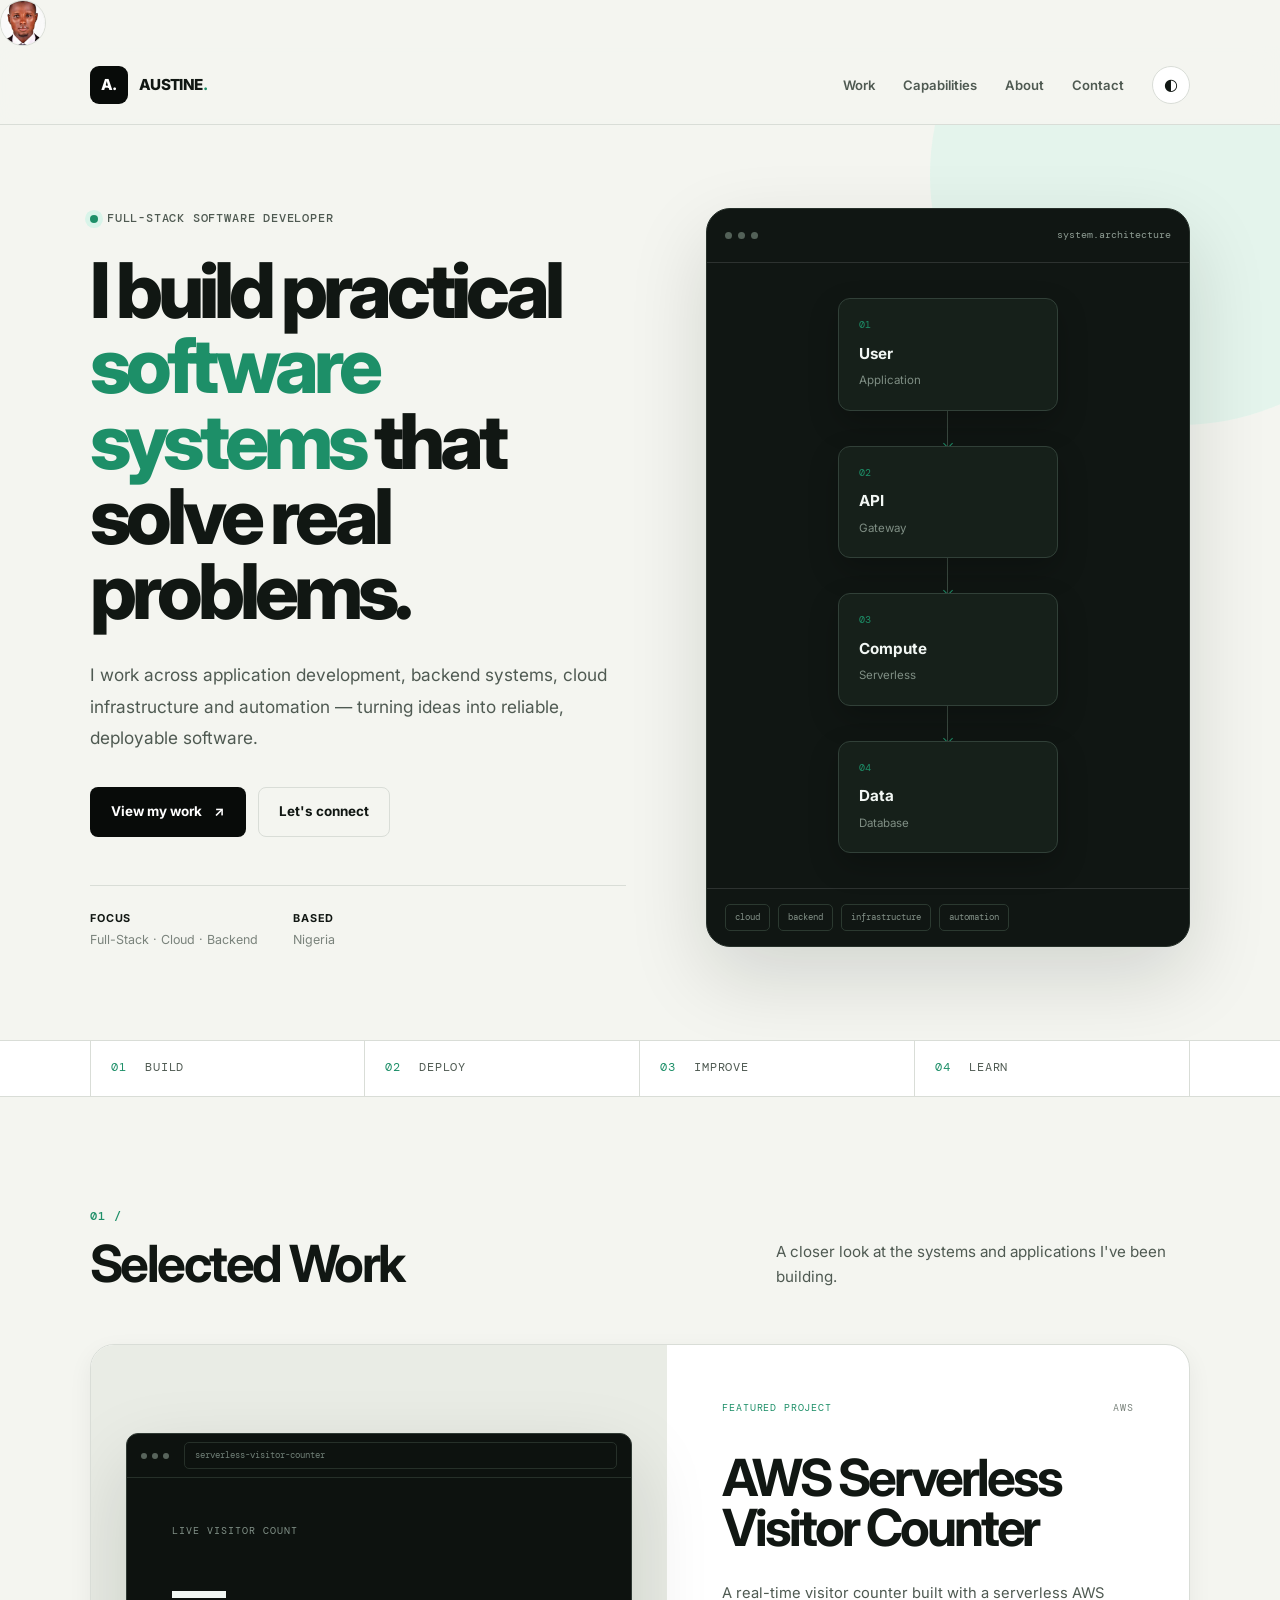
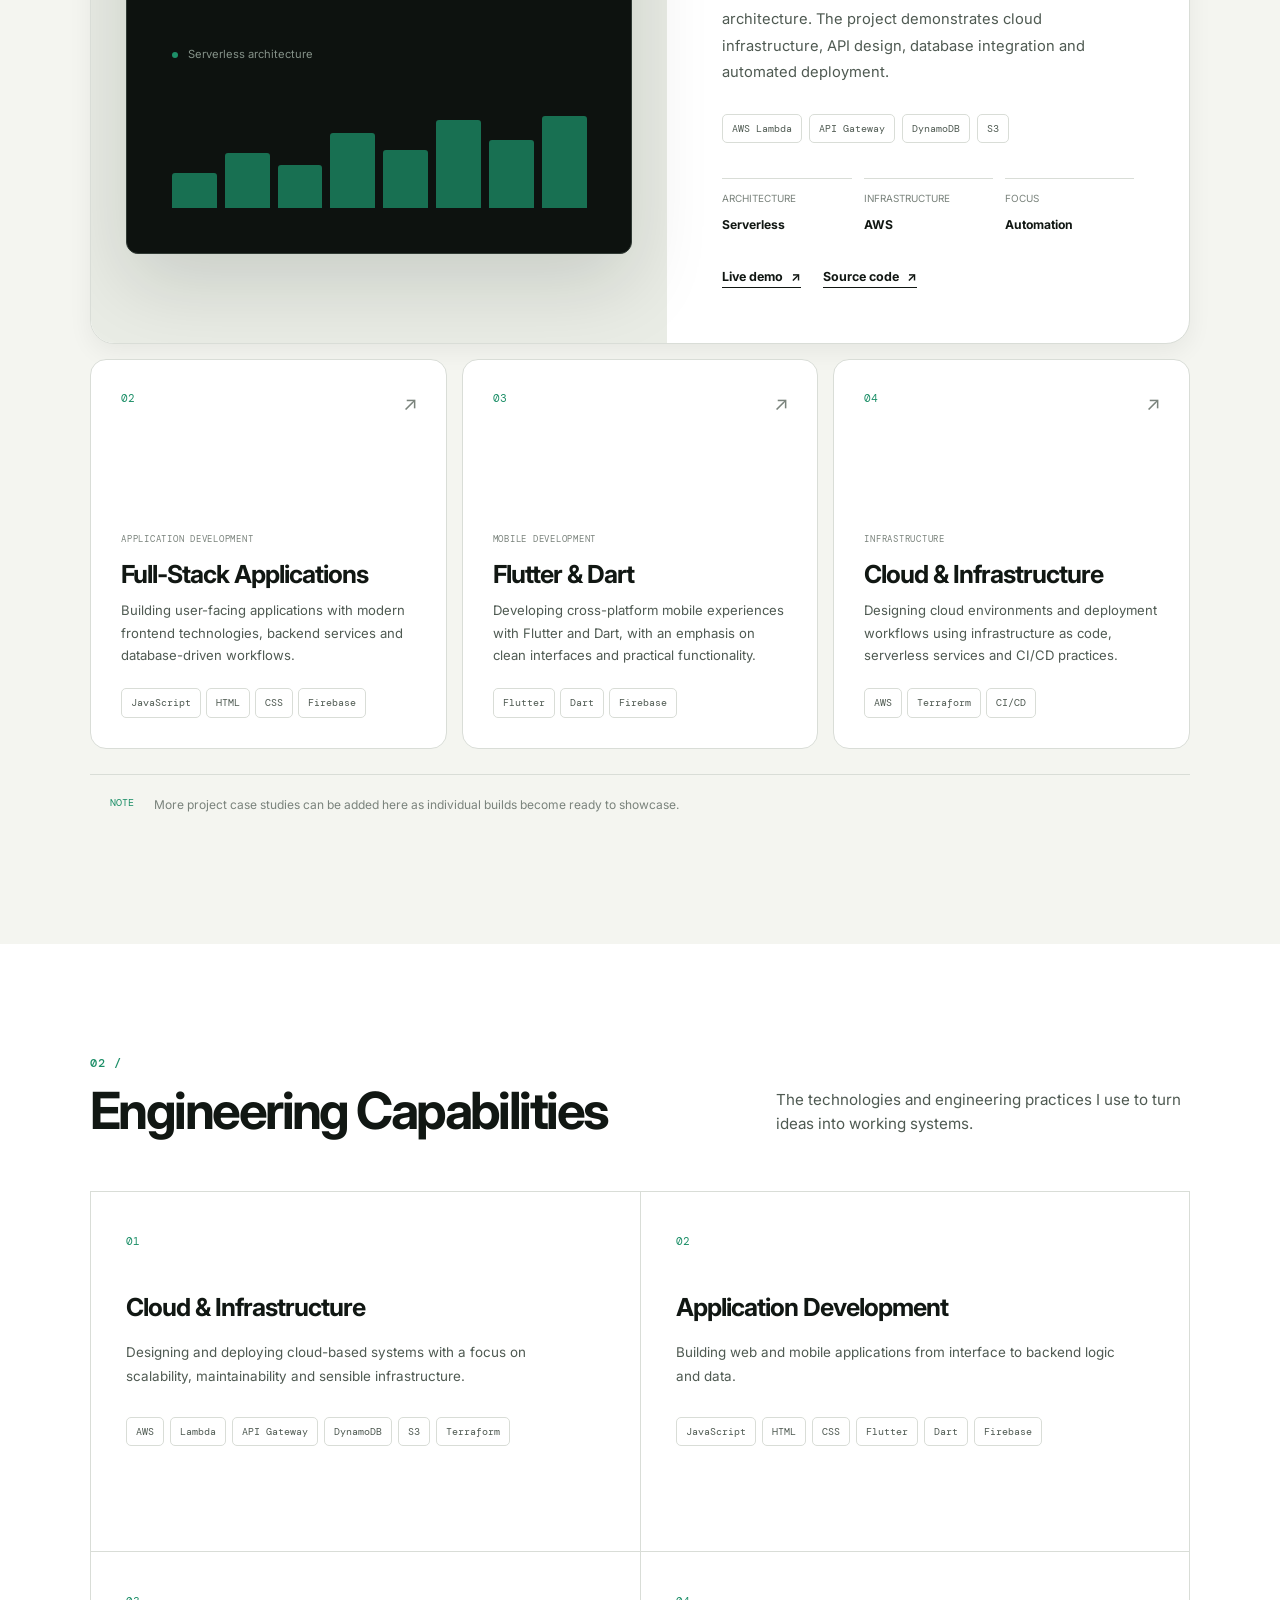
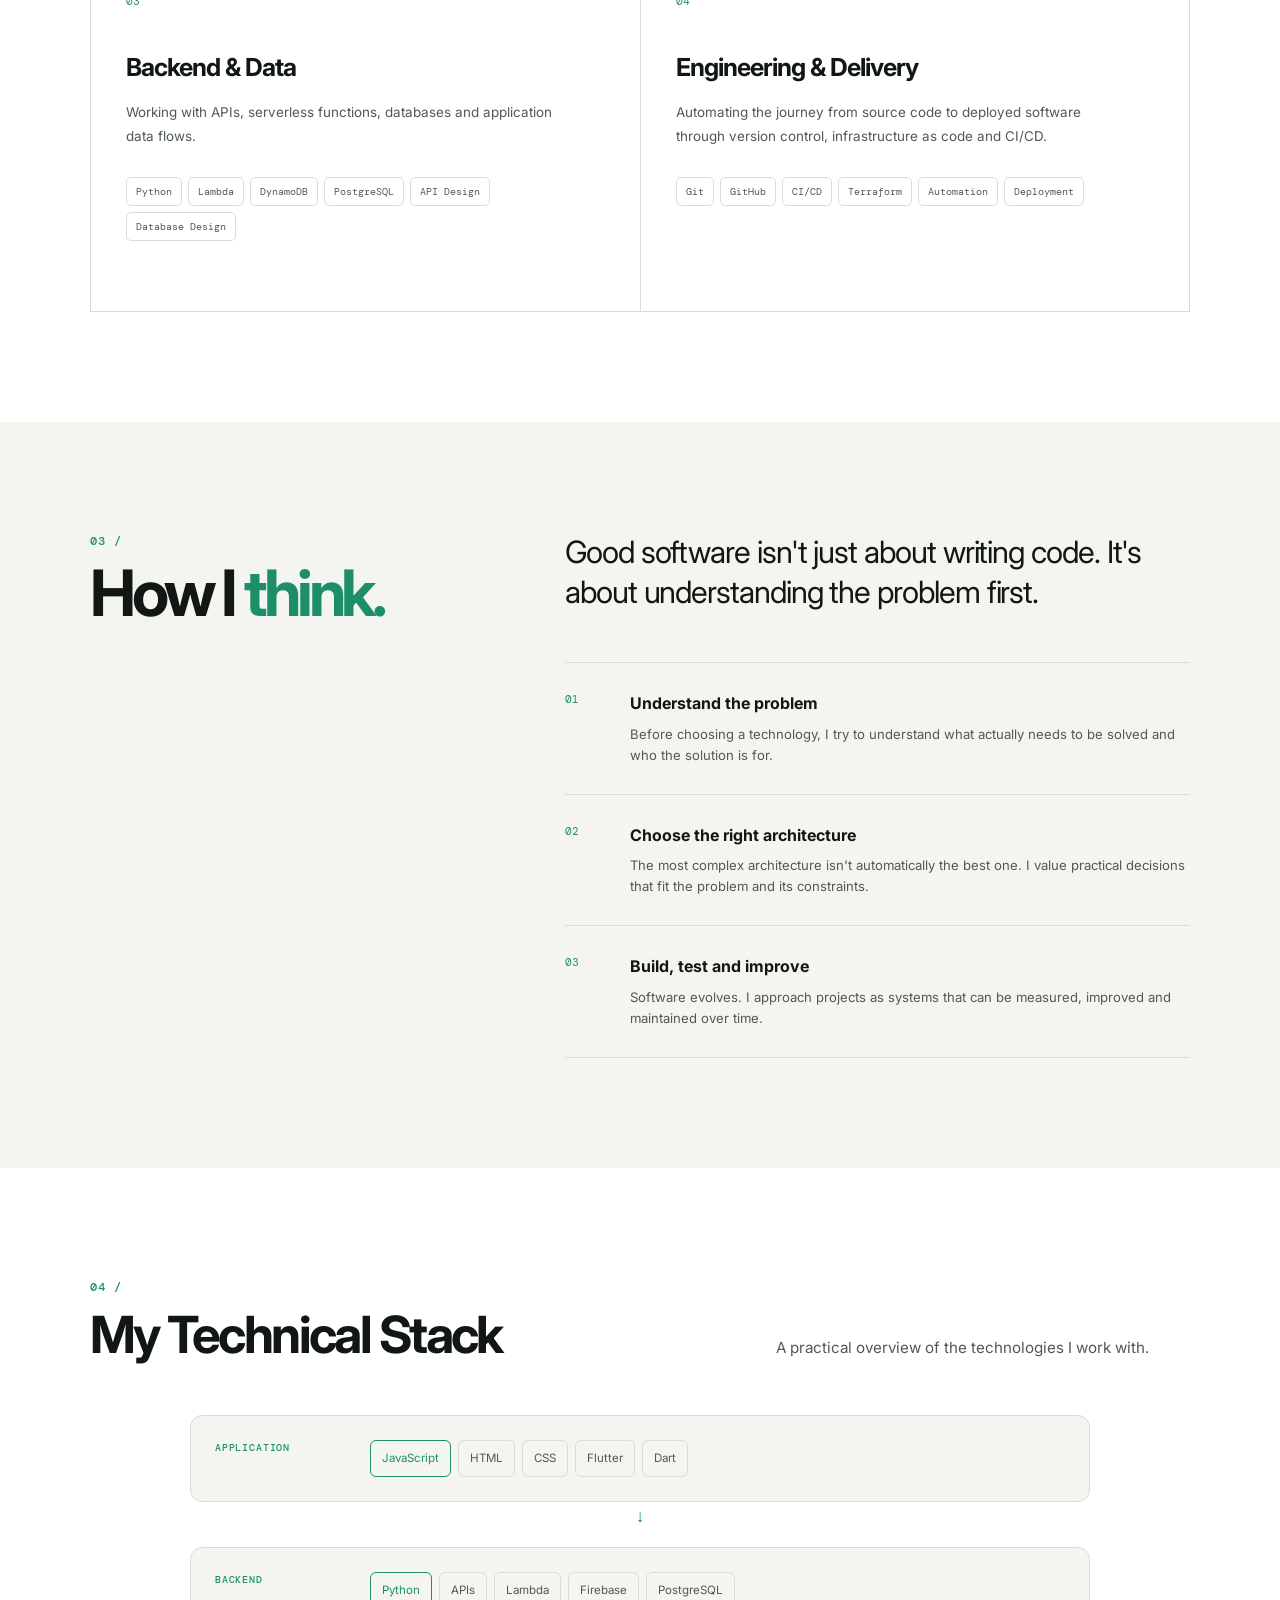
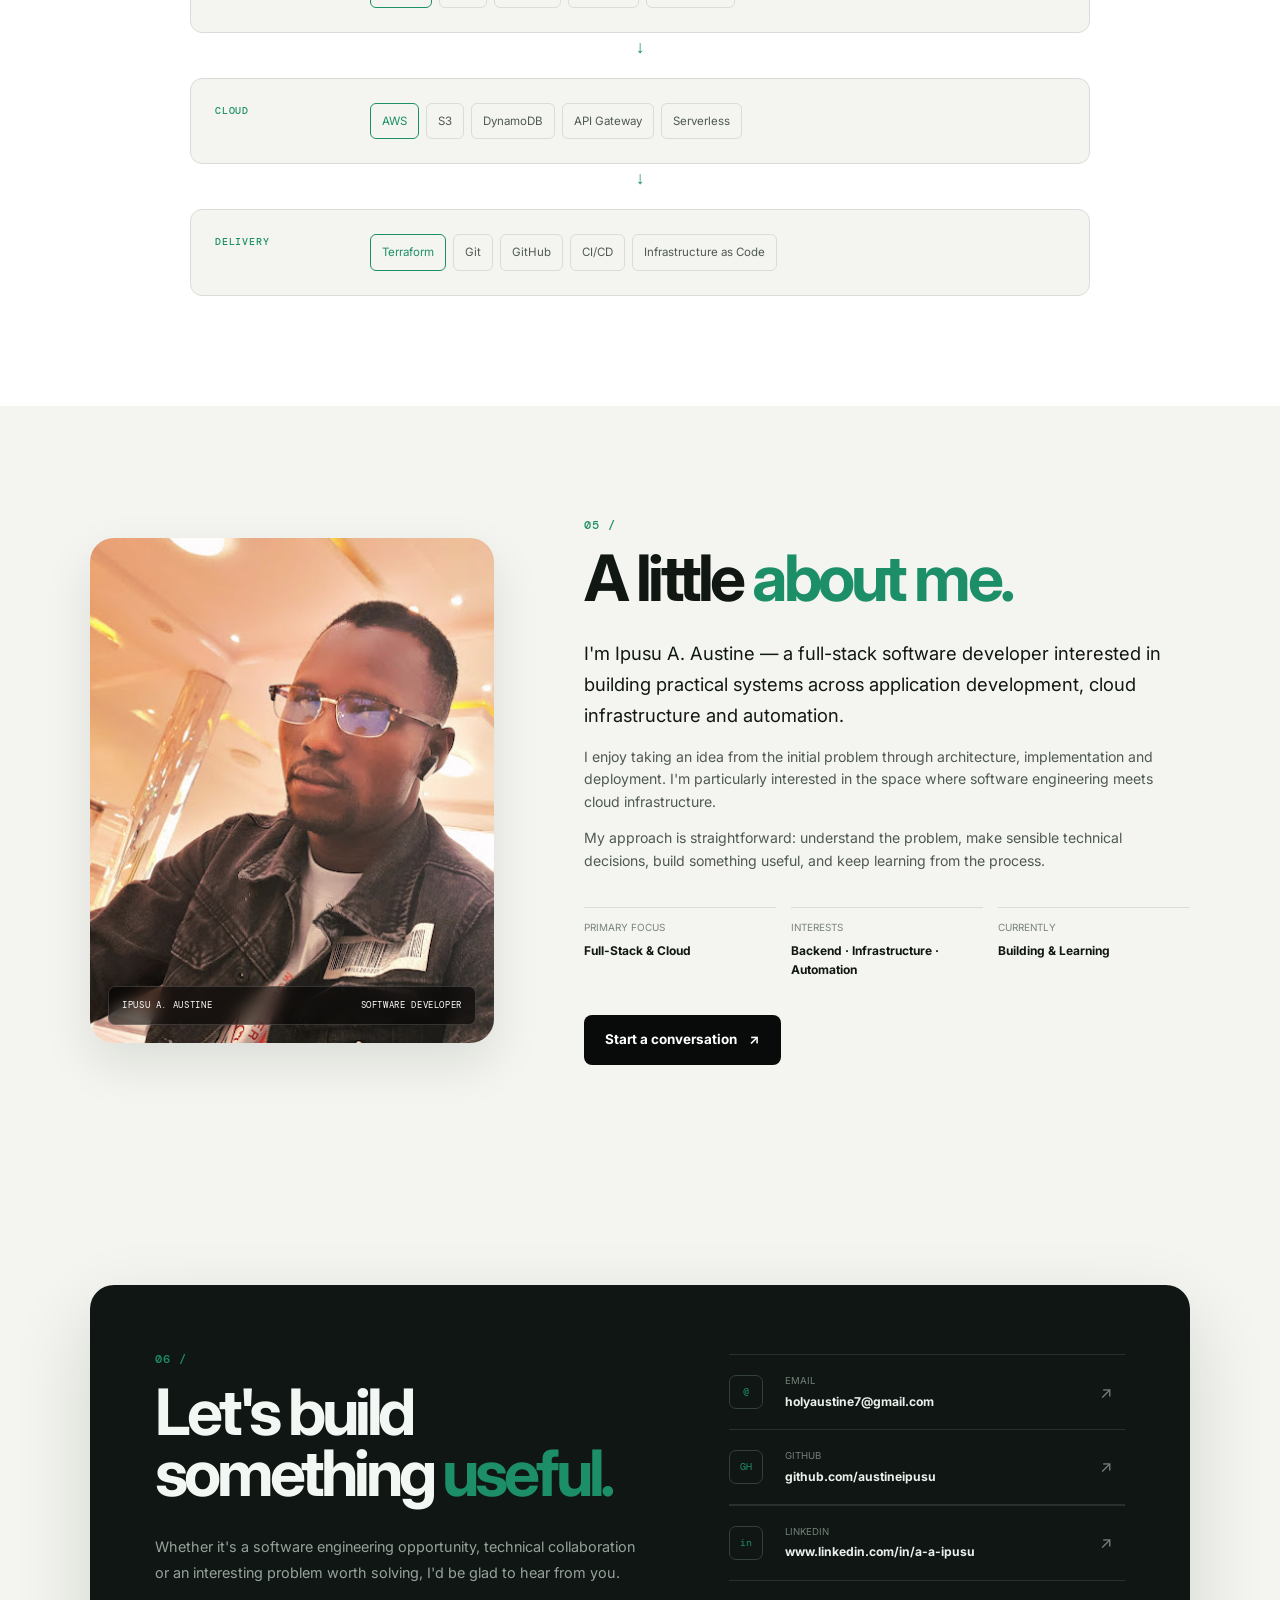
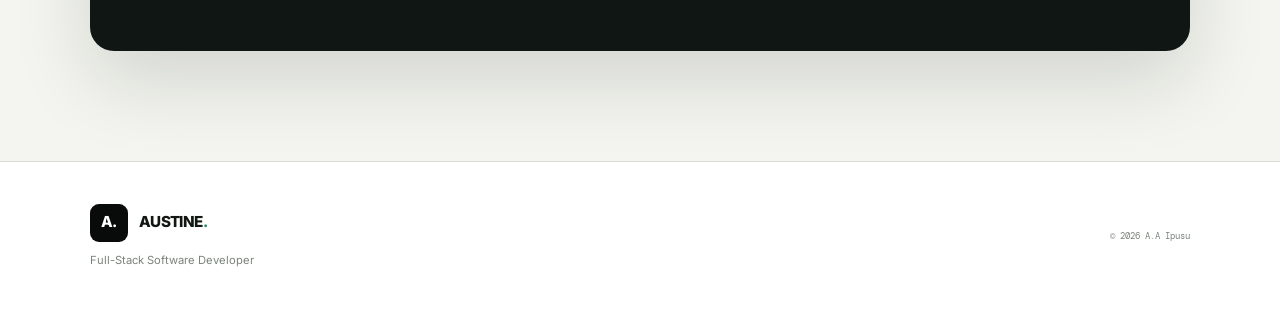
<file: index.html>
<!DOCTYPE html>
<html lang="en">
<head>
    <meta charset="UTF-8">

    <meta
        name="viewport"
        content="width=device-width, initial-scale=1.0"
    >

    <meta
        name="description"
        content="Portfolio of Ipusu Austine A., a Full-Stack Software Developer working across application development, cloud systems, backend engineering and infrastructure."
    >

    <meta
        name="author"
        content="Ipusu Austine A."
    >

    <title>Ipusu Austine A. | Full-Stack Software Developer</title>

    <link rel="preconnect" href="https://fonts.googleapis.com">
    <link rel="preconnect" href="https://fonts.gstatic.com" crossorigin>

    <link
        href="https://fonts.googleapis.com/css2?family=DM+Mono:wght@400;500&family=Inter:wght@400;500;600;700;800&display=swap"
        rel="stylesheet"
    >

    <link rel="stylesheet" href="style.css">
     
                   <div class="header-photo">
    <img
        src="assets/header.jpeg"
        alt="Ipusu A. Austine"
    >
</div>

<body>

    <!-- =========================
         ACCESSIBILITY
    ========================== -->

    <a class="skip-link" href="#main-content">
        Skip to content
    </a>


    <!-- =========================
         NAVIGATION
    ========================== -->

    <header class="site-header" id="top">

        <nav class="navbar container">

            <a href="#top" class="brand" aria-label="Austine home">
                <span class="brand-mark">A.</span>
                <span class="brand-name">AUSTINE<span>.</span></span>
            </a>

            <button
                class="menu-toggle"
                id="menuToggle"
                aria-label="Open navigation menu"
                aria-expanded="false"
                aria-controls="navLinks"
            >
                <span></span>
                <span></span>
                <span></span>
            </button>

            <div class="nav-links" id="navLinks">

                <a href="#work">Work</a>
                <a href="#capabilities">Capabilities</a>
                <a href="#about">About</a>
                <a href="#contact">Contact</a>

                <button
                    class="theme-toggle"
                    id="themeToggle"
                    aria-label="Toggle dark mode"
                    title="Toggle theme"
                >
                    <span id="themeIcon">◐</span>
                </button>

            </div>

        </nav>

    </header>


    <!-- =========================
         MAIN
    ========================== -->

    <main id="main-content">


        <!-- =========================
             HERO
        ========================== -->

        <section class="hero section">

            <div class="container hero-grid">

                <div class="hero-content">

                    <div class="eyebrow">
                        <span class="status-dot"></span>
                        FULL-STACK SOFTWARE DEVELOPER
                    </div>

                    <h1>
                        I build practical
                        <span class="accent-text">software systems</span>
                        that solve real problems.
                    </h1>

                    <p class="hero-description">
                        I work across application development, backend systems,
                        cloud infrastructure and automation — turning ideas into
                        reliable, deployable software.
                    </p>

                    <div class="hero-actions">

                        <a href="#work" class="btn btn-primary">
                            View my work
                            <span>↗</span>
                        </a>

                        <a href="#contact" class="btn btn-secondary">
                            Let's connect
                        </a>

                    </div>

                    <div class="hero-meta">

                        <span>
                            <strong>Focus</strong>
                            Full-Stack · Cloud · Backend
                        </span>

                        <span>
                            <strong>Based</strong>
                            Nigeria
                        </span>

                    </div>

                </div>


                <!-- Technical visual -->

                <div class="hero-visual" aria-label="Software architecture illustration">

                    <div class="architecture-window">

                        <div class="window-top">

                            <div class="window-dots">
                                <span></span>
                                <span></span>
                                <span></span>
                            </div>

                            <span class="window-label">
                                system.architecture
                            </span>

                        </div>

                        <div class="architecture">

                            <div class="architecture-node node-user">
                                <span class="node-icon">01</span>
                                <strong>User</strong>
                                <small>Application</small>
                            </div>

                            <div class="connection connection-one"></div>

                            <div class="architecture-node node-api">
                                <span class="node-icon">02</span>
                                <strong>API</strong>
                                <small>Gateway</small>
                            </div>

                            <div class="connection connection-two"></div>

                            <div class="architecture-node node-compute">
                                <span class="node-icon">03</span>
                                <strong>Compute</strong>
                                <small>Serverless</small>
                            </div>

                            <div class="connection connection-three"></div>

                            <div class="architecture-node node-data">
                                <span class="node-icon">04</span>
                                <strong>Data</strong>
                                <small>Database</small>
                            </div>

                        </div>

                        <div class="architecture-footer">
                            <span>cloud</span>
                            <span>backend</span>
                            <span>infrastructure</span>
                            <span>automation</span>
                        </div>

                    </div>

                </div>

            </div>

        </section>


        <!-- =========================
             INTRO STRIP
        ========================== -->

        <section class="intro-strip">

            <div class="container intro-strip-inner">

                <p>
                    <span>01</span>
                    BUILD
                </p>

                <p>
                    <span>02</span>
                    DEPLOY
                </p>

                <p>
                    <span>03</span>
                    IMPROVE
                </p>

                <p>
                    <span>04</span>
                    LEARN
                </p>

            </div>

        </section>


        <!-- =========================
             SELECTED WORK
        ========================== -->

        <section class="section work-section" id="work">

            <div class="container">

                <div class="section-heading">

                    <div>
                        <span class="section-number">01 /</span>

                        <h2>Selected Work</h2>
                    </div>

                    <p>
                        A closer look at the systems and applications
                        I've been building.
                    </p>

                </div>


                <!-- Featured project -->

                <article class="featured-project">

                    <div class="project-visual">

                        <div class="browser-window">

                            <div class="browser-bar">

                                <div class="browser-dots">
                                    <span></span>
                                    <span></span>
                                    <span></span>
                                </div>

                                <div class="browser-address">
                                    serverless-visitor-counter
                                </div>

                            </div>

                            <div class="dashboard-preview">

                                <div class="preview-label">
                                    LIVE VISITOR COUNT
                                </div>

                                <div class="visitor-number" id="visitorPreview">
                                    --
                                </div>

                                <div class="preview-status">
                                    <span class="status-dot"></span>
                                    Serverless architecture
                                </div>

                                <div class="preview-bars">

                                    <span style="height: 35%"></span>
                                    <span style="height: 55%"></span>
                                    <span style="height: 43%"></span>
                                    <span style="height: 75%"></span>
                                    <span style="height: 58%"></span>
                                    <span style="height: 88%"></span>
                                    <span style="height: 68%"></span>
                                    <span style="height: 92%"></span>

                                </div>

                            </div>

                        </div>

                    </div>


                    <div class="project-content">

                        <div class="project-topline">

                            <span class="project-type">
                                FEATURED PROJECT
                            </span>

                            <span class="project-year">
                                AWS
                            </span>

                        </div>

                        <h3>
                            AWS Serverless
                            <br>
                            Visitor Counter
                        </h3>

                        <p class="project-description">
                            A real-time visitor counter built with a
                            serverless AWS architecture. The project
                            demonstrates cloud infrastructure, API design,
                            database integration and automated deployment.
                        </p>


                        <div class="project-stack">

                            <span>AWS Lambda</span>
                            <span>API Gateway</span>
                            <span>DynamoDB</span>
                            <span>S3</span>

                        </div>


                        <div class="project-details">

                            <div>
                                <span>Architecture</span>
                                <strong>Serverless</strong>
                            </div>

                            <div>
                                <span>Infrastructure</span>
                                <strong>AWS</strong>
                            </div>

                            <div>
                                <span>Focus</span>
                                <strong>Automation</strong>
                            </div>

                        </div>


                        <div class="project-actions">

                            <a
                                href="https://visitor-counter-b6dd42b9.s3-website-us-east-1.amazonaws.com"
                                target="_blank"
                                rel="noopener noreferrer"
                                class="text-link"
                            >
                                Live demo
                                <span>↗</span>
                            </a>

                            <a
                                href="https://github.com/austineipusu"
                                target="_blank"
                                rel="noopener noreferrer"
                                class="text-link"
                            >
                                Source code
                                <span>↗</span>
                            </a>

                        </div>

                    </div>

                </article>


                <!-- Project cards -->

                <div class="project-grid">


                    <article class="project-card">

                        <div class="project-card-number">
                            02
                        </div>

                        <div class="project-card-content">

                            <span class="project-category">
                                APPLICATION DEVELOPMENT
                            </span>

                            <h3>
                                Full-Stack Applications
                            </h3>

                            <p>
                                Building user-facing applications with
                                modern frontend technologies, backend
                                services and database-driven workflows.
                            </p>

                            <div class="project-tags">
                                <span>JavaScript</span>
                                <span>HTML</span>
                                <span>CSS</span>
                                <span>Firebase</span>
                            </div>

                        </div>

                        <div class="project-arrow">
                            ↗
                        </div>

                    </article>


                    <article class="project-card">

                        <div class="project-card-number">
                            03
                        </div>

                        <div class="project-card-content">

                            <span class="project-category">
                                MOBILE DEVELOPMENT
                            </span>

                            <h3>
                                Flutter & Dart
                            </h3>

                            <p>
                                Developing cross-platform mobile experiences
                                with Flutter and Dart, with an emphasis on
                                clean interfaces and practical functionality.
                            </p>

                            <div class="project-tags">
                                <span>Flutter</span>
                                <span>Dart</span>
                                <span>Firebase</span>
                            </div>

                        </div>

                        <div class="project-arrow">
                            ↗
                        </div>

                    </article>


                    <article class="project-card">

                        <div class="project-card-number">
                            04
                        </div>

                        <div class="project-card-content">

                            <span class="project-category">
                                INFRASTRUCTURE
                            </span>

                            <h3>
                                Cloud & Infrastructure
                            </h3>

                            <p>
                                Designing cloud environments and deployment
                                workflows using infrastructure as code,
                                serverless services and CI/CD practices.
                            </p>

                            <div class="project-tags">
                                <span>AWS</span>
                                <span>Terraform</span>
                                <span>CI/CD</span>
                            </div>

                        </div>

                        <div class="project-arrow">
                            ↗
                        </div>

                    </article>

                </div>


                <div class="work-note">

                    <span>NOTE</span>

                    <p>
                        More project case studies can be added here as
                        individual builds become ready to showcase.
                    </p>

                </div>

            </div>

        </section>


        <!-- =========================
             CAPABILITIES
        ========================== -->

        <section
            class="section capabilities-section"
            id="capabilities"
        >

            <div class="container">

                <div class="section-heading">

                    <div>
                        <span class="section-number">02 /</span>
                        <h2>Engineering Capabilities</h2>
                    </div>

                    <p>
                        The technologies and engineering practices I use
                        to turn ideas into working systems.
                    </p>

                </div>


                <div class="capabilities-grid">


                    <article class="capability">

                        <span class="capability-number">01</span>

                        <h3>
                            Cloud & Infrastructure
                        </h3>

                        <p>
                            Designing and deploying cloud-based systems
                            with a focus on scalability, maintainability
                            and sensible infrastructure.
                        </p>

                        <div class="skill-list">

                            <span>AWS</span>
                            <span>Lambda</span>
                            <span>API Gateway</span>
                            <span>DynamoDB</span>
                            <span>S3</span>
                            <span>Terraform</span>

                        </div>

                    </article>


                    <article class="capability">

                        <span class="capability-number">02</span>

                        <h3>
                            Application Development
                        </h3>

                        <p>
                            Building web and mobile applications from
                            interface to backend logic and data.
                        </p>

                        <div class="skill-list">

                            <span>JavaScript</span>
                            <span>HTML</span>
                            <span>CSS</span>
                            <span>Flutter</span>
                            <span>Dart</span>
                            <span>Firebase</span>

                        </div>

                    </article>


                    <article class="capability">

                        <span class="capability-number">03</span>

                        <h3>
                            Backend & Data
                        </h3>

                        <p>
                            Working with APIs, serverless functions,
                            databases and application data flows.
                        </p>

                        <div class="skill-list">

                            <span>Python</span>
                            <span>Lambda</span>
                            <span>DynamoDB</span>
                            <span>PostgreSQL</span>
                            <span>API Design</span>
                            <span>Database Design</span>

                        </div>

                    </article>


                    <article class="capability">

                        <span class="capability-number">04</span>

                        <h3>
                            Engineering & Delivery
                        </h3>

                        <p>
                            Automating the journey from source code to
                            deployed software through version control,
                            infrastructure as code and CI/CD.
                        </p>

                        <div class="skill-list">

                            <span>Git</span>
                            <span>GitHub</span>
                            <span>CI/CD</span>
                            <span>Terraform</span>
                            <span>Automation</span>
                            <span>Deployment</span>

                        </div>

                    </article>

                </div>

            </div>

        </section>


        <!-- =========================
             HOW I THINK
        ========================== -->

        <section class="section philosophy-section">

            <div class="container philosophy-grid">

                <div class="philosophy-heading">

                    <span class="section-number">
                        03 /
                    </span>

                    <h2>
                        How I
                        <span class="accent-text">think.</span>
                    </h2>

                </div>


                <div class="philosophy-content">

                    <p class="philosophy-lead">
                        Good software isn't just about writing code.
                        It's about understanding the problem first.
                    </p>

                    <div class="philosophy-points">

                        <div class="philosophy-point">

                            <span>01</span>

                            <div>
                                <h3>Understand the problem</h3>

                                <p>
                                    Before choosing a technology, I try
                                    to understand what actually needs to
                                    be solved and who the solution is for.
                                </p>
                            </div>

                        </div>


                        <div class="philosophy-point">

                            <span>02</span>

                            <div>
                                <h3>Choose the right architecture</h3>

                                <p>
                                    The most complex architecture isn't
                                    automatically the best one. I value
                                    practical decisions that fit the
                                    problem and its constraints.
                                </p>
                            </div>

                        </div>


                        <div class="philosophy-point">

                            <span>03</span>

                            <div>
                                <h3>Build, test and improve</h3>

                                <p>
                                    Software evolves. I approach projects
                                    as systems that can be measured,
                                    improved and maintained over time.
                                </p>
                            </div>

                        </div>

                    </div>

                </div>

            </div>

        </section>


        <!-- =========================
             TECH STACK MAP
        ========================== -->

        <section class="section stack-section">

            <div class="container">

                <div class="section-heading">

                    <div>
                        <span class="section-number">04 /</span>
                        <h2>My Technical Stack</h2>
                    </div>

                    <p>
                        A practical overview of the technologies I work with.
                    </p>

                </div>


                <div class="stack-map">

                    <div class="stack-layer">

                        <span class="layer-label">
                            APPLICATION
                        </span>

                        <div class="stack-items">

                            <span class="stack-item primary">
                                JavaScript
                            </span>

                            <span class="stack-item">
                                HTML
                            </span>

                            <span class="stack-item">
                                CSS
                            </span>

                            <span class="stack-item">
                                Flutter
                            </span>

                            <span class="stack-item">
                                Dart
                            </span>

                        </div>

                    </div>


                    <div class="stack-connector">
                        ↓
                    </div>


                    <div class="stack-layer">

                        <span class="layer-label">
                            BACKEND
                        </span>

                        <div class="stack-items">

                            <span class="stack-item primary">
                                Python
                            </span>

                            <span class="stack-item">
                                APIs
                            </span>

                            <span class="stack-item">
                                Lambda
                            </span>

                            <span class="stack-item">
                                Firebase
                            </span>

                            <span class="stack-item">
                                PostgreSQL
                            </span>

                        </div>

                    </div>


                    <div class="stack-connector">
                        ↓
                    </div>


                    <div class="stack-layer">

                        <span class="layer-label">
                            CLOUD
                        </span>

                        <div class="stack-items">

                            <span class="stack-item primary">
                                AWS
                            </span>

                            <span class="stack-item">
                                S3
                            </span>

                            <span class="stack-item">
                                DynamoDB
                            </span>

                            <span class="stack-item">
                                API Gateway
                            </span>

                            <span class="stack-item">
                                Serverless
                            </span>

                        </div>

                    </div>


                    <div class="stack-connector">
                        ↓
                    </div>


                    <div class="stack-layer">

                        <span class="layer-label">
                            DELIVERY
                        </span>

                        <div class="stack-items">

                            <span class="stack-item primary">
                                Terraform
                            </span>

                            <span class="stack-item">
                                Git
                            </span>

                            <span class="stack-item">
                                GitHub
                            </span>

                            <span class="stack-item">
                                CI/CD
                            </span>

                            <span class="stack-item">
                                Infrastructure as Code
                            </span>

                        </div>

                    </div>

                </div>

            </div>

        </section>


        <!-- =========================
             ABOUT
        ========================== -->

        <section class="section about-section" id="about">

            <div class="container about-grid">


                <div class="about-image-wrapper">

                    <div class="image-frame">

                        <img
                            src="assets/profile.jpg"
                            alt="Portrait of Ipusu Austine A."
                            loading="lazy"
                        >

                        <div class="image-label">
                            <span>IPUSU A. AUSTINE </span>
                            <span>SOFTWARE DEVELOPER</span>
                        </div>

                    </div>

                </div>


                <div class="about-content">

                    <span class="section-number">
                        05 /
                    </span>

                    <h2>
                        A little
                        <span class="accent-text">about me.</span>
                    </h2>

                    <p class="about-lead">
                        I'm Ipusu A. Austine — a full-stack software developer
                        interested in building practical systems across
                        application development, cloud infrastructure
                        and automation.
                    </p>

                    <p>
                        I enjoy taking an idea from the initial problem
                        through architecture, implementation and deployment.
                        I'm particularly interested in the space where
                        software engineering meets cloud infrastructure.
                    </p>

                    <p>
                        My approach is straightforward: understand the
                        problem, make sensible technical decisions, build
                        something useful, and keep learning from the process.
                    </p>


                    <div class="about-details">

                        <div>
                            <span>Primary Focus</span>
                            <strong>
                                Full-Stack & Cloud
                            </strong>
                        </div>

                        <div>
                            <span>Interests</span>
                            <strong>
                                Backend · Infrastructure · Automation
                            </strong>
                        </div>

                        <div>
                            <span>Currently</span>
                            <strong>
                                Building & Learning
                            </strong>
                        </div>

                    </div>


                    <a
                        href="#contact"
                        class="btn btn-primary"
                    >
                        Start a conversation
                        <span>↗</span>
                    </a>

                </div>

            </div>

        </section>


        <!-- =========================
             CONTACT
        ========================== -->

        <section class="section contact-section" id="contact">

            <div class="container">

                <div class="contact-box">

                    <div class="contact-heading">

                        <span class="section-number">
                            06 /
                        </span>

                        <h2>
                            Let's build
                            <br>
                            something
                            <span class="accent-text">useful.</span>
                        </h2>

                        <p>
                            Whether it's a software engineering opportunity,
                            technical collaboration or an interesting problem
                            worth solving, I'd be glad to hear from you.
                        </p>

                    </div>


                    <div class="contact-links">

                        <!-- Replace the email address below with your real email -->

                        <a
                            href="mailto: holyaustine7@gmail.com"
                            class="contact-link"
                        >
                            <span class="contact-icon">
                                @
                            </span>

                            <span>
                                <small>Email</small>
                                <strong>
                                    holyaustine7@gmail.com
                                </strong>
                            </span>

                            <span class="contact-arrow">
                                ↗
                            </span>

                        </a>

                        <a
                            href="https://github.com/austineipusu"
                            target="_blank"
                            rel="noopener noreferrer"
                            class="contact-link"
                        >
                            <span class="contact-icon">
                                GH
                            </span>

                            <span>
                                <small>GitHub</small>
                                <strong>
                                    github.com/austineipusu
                                </strong>
                            </span>

                            <span class="contact-arrow">
                                ↗
                            </span>

                        </a>


                        <href="https://www.linkedin.com/in/a-a-ipusu"
                        >

                        <a
                            href="https://www.linkedin.com/in/a-a-ipusu"
                            target="_blank"
                            rel="noopener noreferrer"
                            class="contact-link"
                            id="linkedinLink"
                        >
                            <span class="contact-icon">
                                in
                            </span>

                            <span>
                                <small>LinkedIn</small>
                                <strong>
                               www.linkedin.com/in/a-a-ipusu
                                </strong>
                            </span>

                            <span class="contact-arrow">
                                ↗
                            </span>

                        </a>

                    </div>

                </div>

            </div>

        </section>

    </main>

    <!-- =========================
         FOOTER
    ========================== -->

    <footer class="site-footer">

        <div class="container footer-inner">

            <div>

                <a href="#top" class="brand footer-brand">
                    <span class="brand-mark">A.</span>
                    <span class="brand-name">
                        AUSTINE<span>.</span>
                    </span>
                </a>

                <p>
                    Full-Stack Software Developer
                </p>

            </div>

            <div class="footer-right">

                <!-- span>  Built with HTML · CSS · JavaScript
                </span -->

                <span>
                    © <span id="currentYear"></span> A.A Ipusu
                </span>

            </div>

        </div>

    </footer>


    <!-- Back to top -->

    <button
        class="back-to-top"
        id="backToTop"
        aria-label="Back to top"
    >        ↑
    </button>

    <script src="script.js"></script>

</body>
</html>
</file>
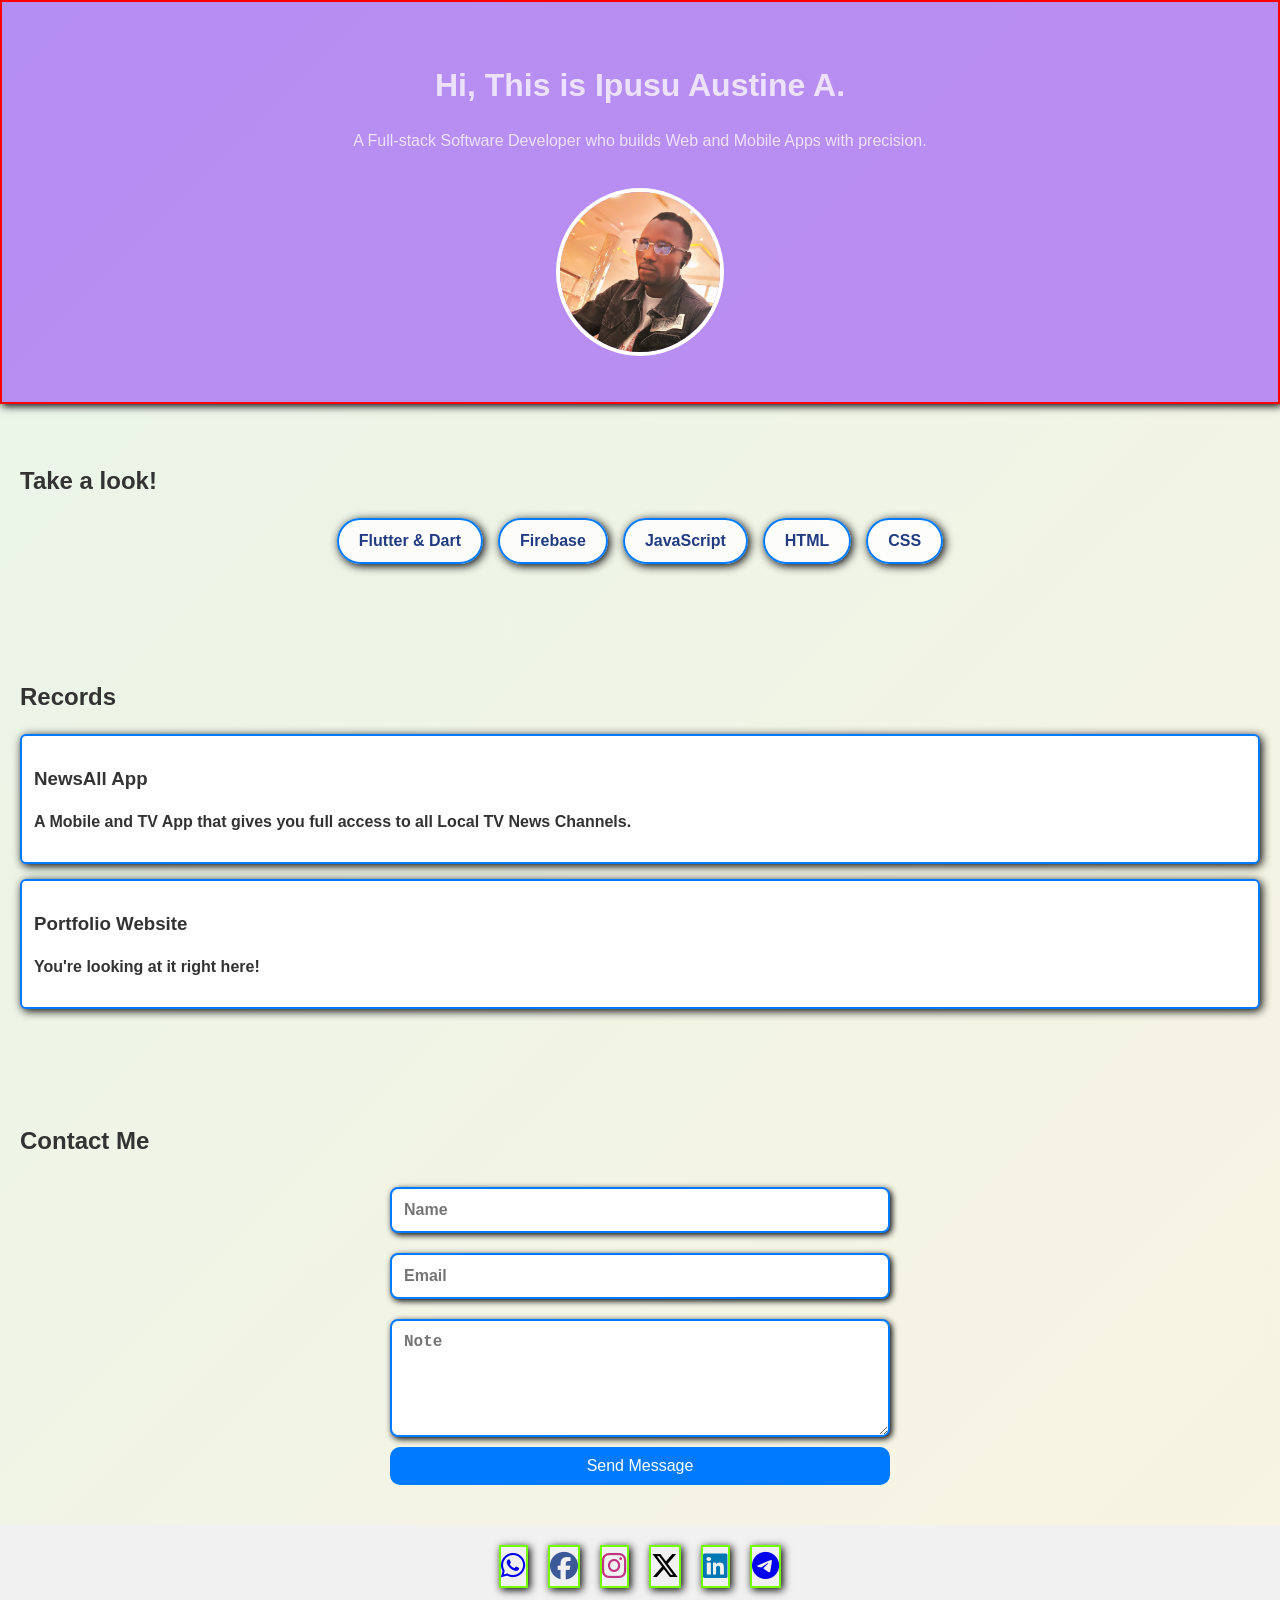
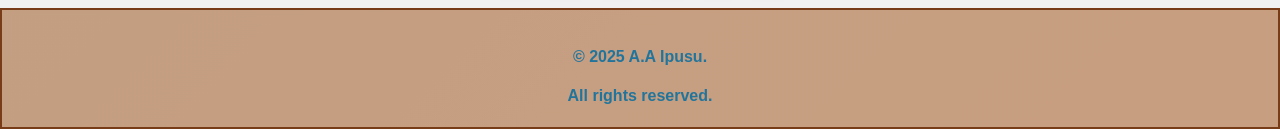
<file: my-techrecord(portfolio/index.html>
<!DOCTYPE html>
<html lang="en">
<head>
  <meta charset="UTF-8" />
  <meta name="viewport" content="width=device-width, initial-scale=1.0" />
  <title>My Techrecord</title>
  <link rel="stylesheet" href="style.css" />
  <link rel="stylesheet" href="https://cdnjs.cloudflare.com/ajax/libs/font-awesome/6.5.0/css/all.min.css" />
</head>
<body>
  <header>
    <h1>Hi, This is Ipusu Austine A.</h1>
    <p>A Full-stack Software Developer who builds Web and Mobile Apps with precision.</p>
    <img src="profile.jpg" alt="My Profile Image" class="profile-img" />
  </header>

  <section class="skills">
    <h2>Take a look!</h2>
    <ul>
      <li>Flutter & Dart</li>
      <li>Firebase</li>
      <li>JavaScript</li>
      <li>HTML</li>
      <li>CSS</li>
    </ul>
  </section>

  <section class="projects">
    <h2>Records</h2>
    <div class="project-card">
      <h3>NewsAll App</h3>
      <p>A Mobile and TV App that gives you full access to all Local TV News Channels.</p>
    </div>
    <div class="project-card">
      <h3>Portfolio Website</h3>
      <p>You're looking at it right here!</p>
    </div>
  </section>

  <section class="contact">
    <h2>Contact Me</h2>
    <form action="https://formspree.io/f/xjkrqdzg" method="POST" onsubmit="return showSuccess()">
      <input type="text" name="name" placeholder="Name" required />
      <input type="email" name="email" placeholder="Email" required />
      <textarea name="message" placeholder="Note" rows="5" required></textarea>
      <button type="submit">Send Message</button>
      <p id="success-msg" class="hidden">Message sent successfully ✅</p>
    </form>
  </section>

  <div class="social-links">
    <a href="https://wa.me/2349054540274" target="_blank"><i class="fab fa-whatsapp"></i></a>
    <a href="https://facebook.com/ipusu.austine" target="_blank"><i class="fab fa-facebook"></i></a>
    <a href="https://instagram.com/holyaustine12" target="_blank"><i class="fab fa-instagram"></i></a>
    <a href="https://x.com/HolyAustine10" target="_blank"><i class="fab fa-x-twitter"></i></a>
    <a href="https://linkedin.com/in/ipusu-a-austine-04a83831b" target="_blank"><i class="fab fa-linkedin"></i></a>
    <a href="https://t.me/HolyAustne" target="_blank"><i class="fab fa-telegram"></i></a>
  </div>

  <footer>
    <p>© 2025  A.A Ipusu. 

    </p>All rights reserved. 
  </footer>
</file>
<file: style.css>
:root {
    --bg: #f4f5f0;
    --bg-soft: #e9ece5;
    --panel: #ffffff;
    --panel-dark: #101613;

    --text: #111713;
    --text-soft: #4f5a52;
    --text-light: #7a837c;

    --line: #d9ddd7;
    --line-dark: rgba(255, 255, 255, 0.12);

    --accent: #1d8f68;
    --accent-light: #d8f4e9;
    --accent-dark: #126548;

    --white: #ffffff;
    --black: #080b09;

    --shadow-sm: 0 8px 25px rgba(10, 20, 14, 0.06);
    --shadow-md: 0 20px 50px rgba(10, 20, 14, 0.10);
    --shadow-lg: 0 30px 80px rgba(10, 20, 14, 0.14);

    --radius-sm: 8px;
    --radius-md: 16px;
    --radius-lg: 24px;

    --max-width: 1100px;

    --transition: 220ms ease;
}

/* =========================================
   HEADER PROFILE PHOTO
========================================= */

.header-photo {
    width: 46px;
    height: 46px;
    flex-shrink: 0;
    border-radius: 50%;
    overflow: hidden;
    border: 1px solid var(--line);
    background: var(--panel);
    box-shadow: 0 9px 25px var(--shadow);
    display: flex;
    align-items: center;
    justify-content: center;
}

.header-photo img {
    width: 100%;
    height: 100%;
    display: block;
    object-fit: cover;
    object-position: center;
}

/* =========================================================
   02. DARK THEME
   ========================================================= */

body.dark-theme {
    --bg: #0b0f0d;
    --bg-soft: #111713;
    --panel: #151c18;
    --panel-dark: #070a08;

    --text: #edf4ef;
    --text-soft: #aebbb2;
    --text-light: #7e8b83;

    --line: #27312b;
    --line-dark: rgba(255, 255, 255, 0.10);

    --accent: #66d9ad;
    --accent-light: #143b2d;
    --accent-dark: #8ae6c3;

    --white: #ffffff;
    --black: #000000;

    --shadow-sm: 0 8px 25px rgba(0, 0, 0, 0.18);
    --shadow-md: 0 20px 50px rgba(0, 0, 0, 0.25);
    --shadow-lg: 0 30px 80px rgba(0, 0, 0, 0.35);
}


/* =========================================================
   03. RESET
   ========================================================= */

*,
*::before,
*::after {
    box-sizing: border-box;
}

html {
    scroll-behavior: smooth;
    scroll-padding-top: 90px;
}

body {
    margin: 0;
    min-height: 100vh;

    color: var(--text);
    background: var(--bg);

    font-family:
        "Inter",
        "Segoe UI",
        Arial,
        sans-serif;

    line-height: 1.6;

    transition:
        background-color var(--transition),
        color var(--transition);
}

img {
    display: block;
    max-width: 100%;
}

a {
    color: inherit;
    text-decoration: none;
}

button,
input,
textarea,
select {
    font: inherit;
}

button {
    cursor: pointer;
}

::selection {
    color: var(--black);
    background: var(--accent);
}


/* =========================================================
   04. ACCESSIBILITY
   ========================================================= */

.skip-link {
    position: fixed;
    top: -100px;
    left: 20px;
    z-index: 9999;

    padding: 10px 16px;

    color: var(--white);
    background: var(--black);

    border-radius: 8px;
}

.skip-link:focus {
    top: 20px;
}

:focus-visible {
    outline: 3px solid var(--accent);
    outline-offset: 4px;
}


/* =========================================================
   05. GLOBAL UTILITIES
   ========================================================= */

.container {
    width: min(var(--max-width), calc(100% - 40px));
    margin: 0 auto;
}

.section {
    padding: 110px 0;
}

.accent-text {
    color: var(--accent);
}

.section-number {
    display: block;

    margin-bottom: 12px;

    color: var(--accent);

    font-family: "DM Mono", monospace;
    font-size: 0.75rem;
    font-weight: 500;

    letter-spacing: 0.08em;
    text-transform: uppercase;
}


/* =========================================================
   06. HEADER
   ========================================================= */

.site-header {
    position: sticky;
    top: 0;
    z-index: 1000;

    border-bottom: 1px solid var(--line);

    background: rgba(244, 245, 240, 0.92);

    backdrop-filter: blur(14px);

    transition:
        background-color var(--transition),
        border-color var(--transition);
}

body.dark-theme .site-header {
    background: rgba(11, 15, 13, 0.92);
}

.navbar {
    min-height: 78px;

    display: flex;
    align-items: center;
    justify-content: space-between;
    gap: 30px;
}

.brand {
    display: inline-flex;
    align-items: center;
    gap: 11px;

    font-weight: 800;
    letter-spacing: -0.04em;
}

.brand-mark {
    width: 38px;
    height: 38px;

    display: grid;
    place-items: center;

    color: var(--white);
    background: var(--black);

    border-radius: 9px;

    font-size: 0.95rem;
}

body.dark-theme .brand-mark {
    color: var(--black);
    background: var(--accent);
}

.brand-name {
    font-size: 0.95rem;
}

.brand-name span {
    color: var(--accent);
}

.nav-links {
    display: flex;
    align-items: center;
    gap: 28px;
}

.nav-links > a {
    position: relative;

    color: var(--text-soft);

    font-size: 0.82rem;
    font-weight: 600;
}

.nav-links > a::after {
    content: "";

    position: absolute;
    left: 0;
    bottom: -7px;

    width: 0;
    height: 2px;

    background: var(--accent);

    transition: width var(--transition);
}

.nav-links > a:hover {
    color: var(--text);
}

.nav-links > a:hover::after {
    width: 100%;
}


/* =========================================================
   07. THEME TOGGLE
   ========================================================= */

.theme-toggle {
    width: 38px;
    height: 38px;

    display: grid;
    place-items: center;

    border: 1px solid var(--line);
    border-radius: 50%;

    color: var(--text);
    background: var(--panel);

    transition:
        transform var(--transition),
        border-color var(--transition),
        background-color var(--transition);
}

.theme-toggle:hover {
    transform: rotate(15deg);
    border-color: var(--accent);
}

#themeIcon {
    font-size: 1rem;
}


/* =========================================================
   08. MOBILE MENU BUTTON
   ========================================================= */

.menu-toggle {
    display: none;

    width: 42px;
    height: 42px;

    padding: 9px;

    border: 1px solid var(--line);
    border-radius: 8px;

    background: var(--panel);
}

.menu-toggle span {
    display: block;

    width: 100%;
    height: 2px;

    margin: 5px 0;

    background: var(--text);

    transition: transform var(--transition);
}


/* =========================================================
   09. HERO
   ========================================================= */

.hero {
    position: relative;

    min-height: calc(100vh - 78px);

    display: flex;
    align-items: center;

    padding-top: 80px;
    padding-bottom: 90px;

    overflow: hidden;
}

.hero::before {
    content: "";

    position: absolute;

    width: 500px;
    height: 500px;

    top: -200px;
    right: -150px;

    border-radius: 50%;

    background: var(--accent-light);

    opacity: 0.55;

    pointer-events: none;
}

.hero-grid {
    position: relative;
    z-index: 1;

    display: grid;
    grid-template-columns: 1.05fr 0.95fr;

    align-items: center;

    gap: 80px;
}

.eyebrow {
    display: inline-flex;
    align-items: center;
    gap: 9px;

    margin-bottom: 25px;

    color: var(--text-soft);

    font-family: "DM Mono", monospace;
    font-size: 0.72rem;
    font-weight: 500;

    letter-spacing: 0.07em;
}

.status-dot {
    width: 8px;
    height: 8px;

    flex-shrink: 0;

    border-radius: 50%;

    background: var(--accent);

    box-shadow: 0 0 0 5px var(--accent-light);
}

.hero h1 {
    max-width: 720px;

    margin: 0;

    font-size: clamp(3rem, 6vw, 5.5rem);

    line-height: 0.98;
    letter-spacing: -0.065em;

    font-weight: 800;
}

.hero-description {
    max-width: 620px;

    margin: 30px 0 0;

    color: var(--text-soft);

    font-size: 1.08rem;
    line-height: 1.8;
}

.hero-actions {
    display: flex;
    flex-wrap: wrap;
    gap: 12px;

    margin-top: 34px;
}

.btn {
    min-height: 50px;

    display: inline-flex;
    align-items: center;
    justify-content: center;
    gap: 12px;

    padding: 0 20px;

    border: 1px solid transparent;
    border-radius: 8px;

    font-size: 0.84rem;
    font-weight: 700;

    transition:
        transform var(--transition),
        background-color var(--transition),
        border-color var(--transition),
        color var(--transition);
}

.btn:hover {
    transform: translateY(-2px);
}

.btn-primary {
    color: var(--white);
    background: var(--black);
}

body.dark-theme .btn-primary {
    color: var(--black);
    background: var(--accent);
}

.btn-primary:hover {
    background: var(--accent-dark);
}

.btn-secondary {
    border-color: var(--line);
    color: var(--text);
    background: transparent;
}

.btn-secondary:hover {
    border-color: var(--accent);
}

.hero-meta {
    display: flex;
    flex-wrap: wrap;
    gap: 35px;

    margin-top: 48px;
    padding-top: 24px;

    border-top: 1px solid var(--line);

    color: var(--text-light);

    font-size: 0.78rem;
}

.hero-meta span {
    display: flex;
    flex-direction: column;
    gap: 3px;
}

.hero-meta strong {
    color: var(--text);

    font-size: 0.68rem;

    letter-spacing: 0.08em;
    text-transform: uppercase;
}


/* =========================================================
   10. ARCHITECTURE VISUAL
   ========================================================= */

.hero-visual {
    width: 100%;
}

.architecture-window {
    position: relative;

    overflow: hidden;

    background: var(--panel-dark);

    border: 1px solid #26302a;
    border-radius: var(--radius-lg);

    box-shadow: var(--shadow-lg);
}

.window-top {
    height: 54px;

    display: flex;
    align-items: center;
    justify-content: space-between;

    padding: 0 18px;

    border-bottom: 1px solid var(--line-dark);
}

.window-dots {
    display: flex;
    gap: 6px;
}

.window-dots span {
    width: 7px;
    height: 7px;

    border-radius: 50%;

    background: #536158;
}

.window-label {
    color: #8d9b92;

    font-family: "DM Mono", monospace;
    font-size: 0.65rem;
}

.architecture {
    position: relative;

    min-height: 420px;

    display: flex;
    flex-direction: column;
    align-items: center;
    justify-content: center;

    gap: 0;

    padding: 35px 25px;
}

.architecture-node {
    position: relative;
    z-index: 2;

    width: min(220px, 100%);

    padding: 18px 20px;

    background: #16201a;

    border: 1px solid #314038;
    border-radius: 12px;

    box-shadow: 0 12px 30px rgba(0, 0, 0, 0.22);
}

.node-icon {
    display: block;

    margin-bottom: 8px;

    color: var(--accent);

    font-family: "DM Mono", monospace;
    font-size: 0.65rem;
}

.architecture-node strong {
    display: block;

    color: #f2f7f4;

    font-size: 0.95rem;
}

.architecture-node small {
    color: #7f8e84;

    font-size: 0.72rem;
}

.connection {
    position: relative;

    width: 1px;
    height: 35px;

    background: #3b4a41;
}

.connection::after {
    content: "";

    position: absolute;

    left: 50%;
    bottom: -1px;

    width: 7px;
    height: 7px;

    transform: translateX(-50%) rotate(45deg);

    border-right: 1px solid var(--accent);
    border-bottom: 1px solid var(--accent);
}

.architecture-footer {
    display: flex;
    flex-wrap: wrap;
    gap: 8px;

    padding: 15px 18px;

    border-top: 1px solid var(--line-dark);
}

.architecture-footer span {
    padding: 5px 9px;

    border: 1px solid #2b3930;
    border-radius: 5px;

    color: #839188;

    font-family: "DM Mono", monospace;
    font-size: 0.58rem;
}


/* =========================================================
   11. INTRO STRIP
   ========================================================= */

.intro-strip {
    border-top: 1px solid var(--line);
    border-bottom: 1px solid var(--line);

    background: var(--panel);
}

.intro-strip-inner {
    display: grid;
    grid-template-columns: repeat(4, 1fr);
}

.intro-strip p {
    margin: 0;
    padding: 18px 20px;

    border-right: 1px solid var(--line);

    color: var(--text-soft);

    font-family: "DM Mono", monospace;
    font-size: 0.72rem;

    letter-spacing: 0.08em;
}

.intro-strip p:first-child {
    border-left: 1px solid var(--line);
}

.intro-strip p span {
    margin-right: 10px;

    color: var(--accent);
}


/* =========================================================
   12. SECTION HEADINGS
   ========================================================= */

.section-heading {
    display: grid;
    grid-template-columns: 1fr 0.65fr;

    align-items: end;

    gap: 50px;

    margin-bottom: 55px;
}

.section-heading h2 {
    margin: 0;

    font-size: clamp(2.2rem, 4vw, 3.5rem);

    line-height: 1;
    letter-spacing: -0.05em;
}

.section-heading > p {
    margin: 0;

    color: var(--text-soft);

    font-size: 0.95rem;
}


/* =========================================================
   13. FEATURED PROJECT
   ========================================================= */

.featured-project {
    display: grid;
    grid-template-columns: 1.05fr 0.95fr;

    overflow: hidden;

    border: 1px solid var(--line);
    border-radius: var(--radius-lg);

    background: var(--panel);

    box-shadow: var(--shadow-sm);
}

.project-visual {
    min-height: 530px;

    display: flex;
    align-items: center;
    justify-content: center;

    padding: 35px;

    background: var(--bg-soft);
}

.browser-window {
    width: 100%;

    overflow: hidden;

    border: 1px solid #303a34;
    border-radius: 12px;

    background: #0d120f;

    box-shadow: var(--shadow-lg);
}

.browser-bar {
    height: 44px;

    display: flex;
    align-items: center;
    gap: 15px;

    padding: 0 14px;

    border-bottom: 1px solid #263029;
}

.browser-dots {
    display: flex;
    gap: 5px;
}

.browser-dots span {
    width: 6px;
    height: 6px;

    border-radius: 50%;

    background: #58645c;
}

.browser-address {
    flex: 1;

    padding: 5px 10px;

    border: 1px solid #263029;
    border-radius: 5px;

    color: #718078;

    font-family: "DM Mono", monospace;
    font-size: 0.57rem;
}

.dashboard-preview {
    min-height: 360px;

    display: flex;
    flex-direction: column;
    justify-content: center;

    padding: 45px;
}

.preview-label {
    color: #819087;

    font-family: "DM Mono", monospace;
    font-size: 0.62rem;

    letter-spacing: 0.1em;
}

.visitor-number {
    margin: 12px 0 5px;

    color: #f1f7f3;

    font-family: "DM Mono", monospace;
    font-size: clamp(3.5rem, 7vw, 6rem);

    line-height: 1;
    letter-spacing: -0.08em;
}

.preview-status {
    display: flex;
    align-items: center;
    gap: 10px;

    color: #849188;

    font-size: 0.7rem;
}

.preview-status .status-dot {
    width: 6px;
    height: 6px;

    box-shadow: none;
}

.preview-bars {
    height: 100px;

    display: flex;
    align-items: end;
    gap: 8px;

    margin-top: 45px;
}

.preview-bars span {
    flex: 1;

    min-height: 10px;

    border-radius: 3px 3px 0 0;

    background: var(--accent);

    opacity: 0.75;
}

.project-content {
    display: flex;
    flex-direction: column;

    padding: 55px;
}

.project-topline {
    display: flex;
    align-items: center;
    justify-content: space-between;

    margin-bottom: 35px;
}

.project-type,
.project-year {
    color: var(--text-light);

    font-family: "DM Mono", monospace;
    font-size: 0.65rem;

    letter-spacing: 0.08em;
}

.project-type {
    color: var(--accent);
}

.project-content h3 {
    margin: 0;

    font-size: clamp(2rem, 4vw, 3.4rem);

    line-height: 0.98;
    letter-spacing: -0.06em;
}

.project-description {
    margin: 28px 0 0;

    color: var(--text-soft);

    font-size: 0.92rem;
    line-height: 1.8;
}

.project-stack {
    display: flex;
    flex-wrap: wrap;
    gap: 7px;

    margin-top: 28px;
}

.project-stack span,
.project-tags span,
.skill-list span {
    display: inline-flex;

    padding: 6px 9px;

    border: 1px solid var(--line);
    border-radius: 5px;

    color: var(--text-soft);

    font-family: "DM Mono", monospace;
    font-size: 0.6rem;
}

.project-details {
    display: grid;
    grid-template-columns: repeat(3, 1fr);

    gap: 12px;

    margin-top: auto;
    padding-top: 35px;
}

.project-details div {
    padding-top: 12px;

    border-top: 1px solid var(--line);
}

.project-details span {
    display: block;

    margin-bottom: 4px;

    color: var(--text-light);

    font-size: 0.62rem;
    text-transform: uppercase;
}

.project-details strong {
    font-size: 0.76rem;
}

.project-actions {
    display: flex;
    flex-wrap: wrap;
    gap: 22px;

    margin-top: 30px;
}

.text-link {
    display: inline-flex;
    align-items: center;
    gap: 8px;

    color: var(--text);

    font-size: 0.78rem;
    font-weight: 700;

    border-bottom: 1px solid var(--text);
}

.text-link:hover {
    color: var(--accent);

    border-color: var(--accent);
}


/* =========================================================
   14. PROJECT GRID
   ========================================================= */

.project-grid {
    display: grid;
    grid-template-columns: repeat(3, 1fr);

    gap: 15px;

    margin-top: 15px;
}

.project-card {
    position: relative;

    min-height: 390px;

    display: flex;
    flex-direction: column;

    padding: 30px;

    overflow: hidden;

    border: 1px solid var(--line);
    border-radius: var(--radius-md);

    background: var(--panel);

    transition:
        transform var(--transition),
        border-color var(--transition),
        box-shadow var(--transition);
}

.project-card:hover {
    transform: translateY(-6px);

    border-color: var(--accent);

    box-shadow: var(--shadow-md);
}

.project-card-number {
    color: var(--accent);

    font-family: "DM Mono", monospace;
    font-size: 0.7rem;
}

.project-card-content {
    margin-top: auto;
}

.project-category {
    color: var(--text-light);

    font-family: "DM Mono", monospace;
    font-size: 0.59rem;

    letter-spacing: 0.08em;
}

.project-card h3 {
    margin: 12px 0;

    font-size: 1.55rem;

    line-height: 1.05;
    letter-spacing: -0.04em;
}

.project-card p {
    margin: 0;

    color: var(--text-soft);

    font-size: 0.82rem;
    line-height: 1.7;
}

.project-tags {
    display: flex;
    flex-wrap: wrap;
    gap: 5px;

    margin-top: 22px;
}

.project-arrow {
    position: absolute;
    top: 28px;
    right: 28px;

    color: var(--text-light);

    font-size: 1.2rem;

    transition:
        color var(--transition),
        transform var(--transition);
}

.project-card:hover .project-arrow {
    color: var(--accent);

    transform: translate(3px, -3px);
}

.work-note {
    display: flex;
    align-items: flex-start;
    gap: 20px;

    margin-top: 25px;
    padding: 20px;

    border-top: 1px solid var(--line);
}

.work-note > span {
    color: var(--accent);

    font-family: "DM Mono", monospace;
    font-size: 0.65rem;
}

.work-note p {
    margin: 0;

    color: var(--text-light);

    font-size: 0.75rem;
}


/* =========================================================
   15. CAPABILITIES
   ========================================================= */

.capabilities-section {
    background: var(--panel);
}

.capabilities-grid {
    display: grid;
    grid-template-columns: repeat(2, 1fr);

    border-top: 1px solid var(--line);
    border-left: 1px solid var(--line);
}

.capability {
    min-height: 360px;

    padding: 35px;

    border-right: 1px solid var(--line);
    border-bottom: 1px solid var(--line);
}

.capability-number {
    color: var(--accent);

    font-family: "DM Mono", monospace;
    font-size: 0.7rem;
}

.capability h3 {
    margin: 35px 0 14px;

    font-size: 1.55rem;

    letter-spacing: -0.04em;
}

.capability p {
    max-width: 450px;

    margin: 0;

    color: var(--text-soft);

    font-size: 0.84rem;
    line-height: 1.75;
}

.skill-list {
    display: flex;
    flex-wrap: wrap;
    gap: 6px;

    margin-top: 28px;
}


/* =========================================================
   16. PHILOSOPHY
   ========================================================= */

.philosophy-section {
    background: var(--bg);
}

.philosophy-grid {
    display: grid;
    grid-template-columns: 0.75fr 1.25fr;

    gap: 100px;
}

.philosophy-heading h2 {
    margin: 0;

    font-size: clamp(3rem, 5vw, 5rem);

    line-height: 0.95;
    letter-spacing: -0.065em;
}

.philosophy-lead {
    max-width: 650px;

    margin: 0 0 50px;

    font-size: clamp(1.35rem, 2.4vw, 2rem);

    line-height: 1.3;
    letter-spacing: -0.035em;
}

.philosophy-points {
    border-top: 1px solid var(--line);
}

.philosophy-point {
    display: grid;
    grid-template-columns: 45px 1fr;

    gap: 20px;

    padding: 28px 0;

    border-bottom: 1px solid var(--line);
}

.philosophy-point > span {
    color: var(--accent);

    font-family: "DM Mono", monospace;
    font-size: 0.68rem;
}

.philosophy-point h3 {
    margin: 0 0 7px;

    font-size: 1rem;
}

.philosophy-point p {
    max-width: 600px;

    margin: 0;

    color: var(--text-soft);

    font-size: 0.82rem;
}


/* =========================================================
   17. TECH STACK MAP
   ========================================================= */

.stack-section {
    background: var(--panel);
}

.stack-map {
    max-width: 900px;

    margin: 0 auto;
}

.stack-layer {
    display: grid;
    grid-template-columns: 130px 1fr;

    gap: 25px;

    padding: 24px;

    border: 1px solid var(--line);
    border-radius: 12px;

    background: var(--bg);
}

.layer-label {
    align-self: start;

    color: var(--accent);

    font-family: "DM Mono", monospace;
    font-size: 0.65rem;
    font-weight: 500;

    letter-spacing: 0.08em;
}

.stack-items {
    display: flex;
    flex-wrap: wrap;
    gap: 7px;
}

.stack-item {
    display: inline-flex;

    padding: 8px 11px;

    border: 1px solid var(--line);
    border-radius: 6px;

    color: var(--text-soft);

    font-size: 0.72rem;
}

.stack-item.primary {
    color: var(--accent);

    border-color: var(--accent);
}

.stack-connector {
    display: flex;
    justify-content: center;

    height: 45px;

    color: var(--accent);

    font-family: "DM Mono", monospace;
    font-size: 1.1rem;
}


/* =========================================================
   18. ABOUT
   ========================================================= */

.about-section {
    background: var(--bg);
}

.about-grid {
    display: grid;
    grid-template-columns: 0.8fr 1.2fr;

    gap: 90px;

    align-items: center;
}

.about-image-wrapper {
    position: relative;
}

.image-frame {
    position: relative;

    overflow: hidden;

    border-radius: var(--radius-lg);

    background: var(--bg-soft);

    box-shadow: var(--shadow-md);
}

.image-frame img {
    width: 100%;

    aspect-ratio: 4 / 5;

    object-fit: cover;

    filter: grayscale(12%);
}

.image-label {
    position: absolute;
    left: 18px;
    right: 18px;
    bottom: 18px;

    display: flex;
    align-items: center;
    justify-content: space-between;

    padding: 11px 13px;

    border: 1px solid rgba(255, 255, 255, 0.16);
    border-radius: 7px;

    color: #ffffff;

    background: rgba(0, 0, 0, 0.58);

    backdrop-filter: blur(8px);

    font-family: "DM Mono", monospace;
    font-size: 0.57rem;

    letter-spacing: 0.07em;
}

.about-content h2 {
    margin: 0 0 28px;

    font-size: clamp(2.6rem, 5vw, 4.5rem);

    line-height: 0.98;
    letter-spacing: -0.06em;
}

.about-lead {
    margin: 0;

    font-size: 1.15rem;
    line-height: 1.7;
}

.about-content > p:not(.about-lead) {
    color: var(--text-soft);

    font-size: 0.88rem;
}

.about-details {
    display: grid;
    grid-template-columns: repeat(3, 1fr);

    gap: 15px;

    margin: 35px 0;
}

.about-details div {
    padding-top: 12px;

    border-top: 1px solid var(--line);
}

.about-details span {
    display: block;

    margin-bottom: 5px;

    color: var(--text-light);

    font-size: 0.62rem;
    text-transform: uppercase;
}

.about-details strong {
    display: block;

    font-size: 0.75rem;
}


/* =========================================================
   19. CONTACT
   ========================================================= */

.contact-section {
    padding-bottom: 110px;
}

.contact-box {
    display: grid;
    grid-template-columns: 1fr 0.8fr;

    gap: 80px;

    padding: 65px;

    border-radius: var(--radius-lg);

    color: #f2f7f4;
    background: var(--panel-dark);

    box-shadow: var(--shadow-lg);
}

.contact-heading h2 {
    margin: 0;

    font-size: clamp(2.8rem, 5vw, 5rem);

    line-height: 0.96;
    letter-spacing: -0.065em;
}

.contact-heading .section-number {
    color: var(--accent);
}

.contact-heading p {
    max-width: 560px;

    margin: 30px 0 0;

    color: #96a39b;

    font-size: 0.9rem;
    line-height: 1.8;
}

.contact-links {
    display: flex;
    flex-direction: column;

    justify-content: center;
}

.contact-link {
    display: grid;
    grid-template-columns: 42px 1fr 25px;

    align-items: center;

    gap: 14px;

    padding: 18px 0;

    border-bottom: 1px solid rgba(255, 255, 255, 0.11);

    transition:
        padding-left var(--transition),
        color var(--transition);
}

.contact-link:first-child {
    border-top: 1px solid rgba(255, 255, 255, 0.11);
}

.contact-link:hover {
    padding-left: 7px;

    color: var(--accent);
}

.contact-icon {
    width: 34px;
    height: 34px;

    display: grid;
    place-items: center;

    border: 1px solid #334039;
    border-radius: 7px;

    color: var(--accent);

    font-family: "DM Mono", monospace;
    font-size: 0.65rem;
}

.contact-link small {
    display: block;

    margin-bottom: 3px;

    color: #738078;

    font-size: 0.6rem;
    text-transform: uppercase;
}

.contact-link strong {
    display: block;

    color: #eaf1ec;

    font-size: 0.76rem;

    overflow-wrap: anywhere;
}

.contact-arrow {
    color: #78857d;
}


/* =========================================================
   20. FOOTER
   ========================================================= */

.site-footer {
    border-top: 1px solid var(--line);

    background: var(--panel);
}

.footer-inner {
    min-height: 150px;

    display: flex;
    align-items: center;
    justify-content: space-between;

    gap: 30px;
}

.footer-brand {
    margin-bottom: 10px;
}

.footer-inner p {
    margin: 0;

    color: var(--text-light);

    font-size: 0.7rem;
}

.footer-right {
    display: flex;
    flex-direction: column;
    align-items: flex-end;
    gap: 6px;

    color: var(--text-light);

    font-family: "DM Mono", monospace;
    font-size: 0.58rem;

    text-align: right;
}


/* =========================================================
   21. BACK TO TOP
   ========================================================= */

.back-to-top {
    position: fixed;

    right: 22px;
    bottom: 22px;

    z-index: 900;

    width: 44px;
    height: 44px;

    display: grid;
    place-items: center;

    border: 1px solid var(--line);
    border-radius: 50%;

    color: var(--text);
    background: var(--panel);

    box-shadow: var(--shadow-sm);

    opacity: 0;
    visibility: hidden;

    transform: translateY(10px);

    transition:
        opacity var(--transition),
        visibility var(--transition),
        transform var(--transition);
}

.back-to-top.visible {
    opacity: 1;
    visibility: visible;

    transform: translateY(0);
}

.back-to-top:hover {
    color: var(--white);
    background: var(--accent);

    border-color: var(--accent);
}


/* =========================================================
   22. SCROLL REVEAL
   ========================================================= */

.reveal {
    opacity: 0;

    transform: translateY(25px);

    transition:
        opacity 700ms ease,
        transform 700ms ease;
}

.reveal.visible {
    opacity: 1;

    transform: translateY(0);
}


/* =========================================================
   23. RESPONSIVE — TABLET
   ========================================================= */

@media (max-width: 900px) {

    .section {
        padding: 85px 0;
    }

    .hero-grid,
    .featured-project,
    .philosophy-grid,
    .about-grid,
    .contact-box {
        grid-template-columns: 1fr;
    }

    .hero-grid {
        gap: 60px;
    }

    .hero {
        min-height: auto;
    }

    .hero-visual {
        max-width: 700px;
    }

    .section-heading {
        grid-template-columns: 1fr;
        gap: 20px;
    }

    .project-visual {
        min-height: 450px;
    }

    .project-grid {
        grid-template-columns: 1fr 1fr;
    }

    .philosophy-grid {
        gap: 50px;
    }

    .about-grid {
        gap: 55px;
    }

    .about-image-wrapper {
        max-width: 500px;
    }

    .contact-box {
        gap: 50px;
    }

    .intro-strip-inner {
        grid-template-columns: repeat(2, 1fr);
    }

    .intro-strip p:nth-child(3) {
        border-left: 1px solid var(--line);
    }

    .stack-layer {
        grid-template-columns: 100px 1fr;
    }
}


/* =========================================================
   24. RESPONSIVE — MOBILE
   ========================================================= */

@media (max-width: 700px) {

    .container {
        width: min(var(--max-width), calc(100% - 28px));
    }

    .section {
        padding: 70px 0;
    }

    .navbar {
        min-height: 68px;
    }

    .menu-toggle {
        display: block;
    }

    .nav-links {
        position: absolute;

        top: calc(100% + 1px);
        left: 14px;
        right: 14px;

        display: flex;
        flex-direction: column;
        align-items: stretch;
        gap: 0;

        padding: 10px;

        border: 1px solid var(--line);
        border-radius: 12px;

        background: var(--panel);

        box-shadow: var(--shadow-md);

        opacity: 0;
        visibility: hidden;

        transform: translateY(-8px);

        transition:
            opacity var(--transition),
            visibility var(--transition),
            transform var(--transition);
    }

    .nav-links.open {
        opacity: 1;
        visibility: visible;

        transform: translateY(0);
    }

    .nav-links > a {
        padding: 13px 12px;

        border-radius: 7px;
    }

    .nav-links > a:hover {
        background: var(--bg-soft);
    }

    .nav-links > a::after {
        display: none;
    }

    .theme-toggle {
        margin: 8px 12px;
    }

    .hero {
        padding-top: 65px;
    }

    .hero h1 {
        font-size: clamp(2.8rem, 14vw, 4.2rem);
    }

    .hero-description {
        font-size: 0.95rem;
    }

    .hero-actions {
        flex-direction: column;
        align-items: stretch;
    }

    .btn {
        width: 100%;
    }

    .hero-meta {
        gap: 22px;
    }

    .architecture {
        min-height: 350px;
    }

    .architecture-node {
        width: 180px;
    }

    .intro-strip-inner {
        grid-template-columns: 1fr 1fr;
    }

    .intro-strip p {
        padding: 15px 12px;

        font-size: 0.62rem;
    }

    .section-heading h2 {
        font-size: 2.5rem;
    }

    .project-visual {
        min-height: 350px;

        padding: 18px;
    }

    .dashboard-preview {
        min-height: 280px;

        padding: 30px;
    }

    .project-content {
        padding: 30px 24px;
    }

    .project-content h3 {
        font-size: 2.4rem;
    }

    .project-details {
        grid-template-columns: 1fr;
        gap: 15px;

        margin-top: 30px;
    }

    .project-grid {
        grid-template-columns: 1fr;
    }

    .project-card {
        min-height: 330px;
    }

    .capabilities-grid {
        grid-template-columns: 1fr;
    }

    .capability {
        min-height: auto;
    }

    .philosophy-heading h2 {
        font-size: 3.6rem;
    }

    .stack-layer {
        grid-template-columns: 1fr;

        gap: 15px;

        padding: 20px;
    }

    .stack-connector {
        height: 35px;
    }

    .about-image-wrapper {
        width: 100%;
    }

    .about-details {
        grid-template-columns: 1fr;
    }

    .contact-box {
        padding: 35px 25px;
    }

    .contact-heading h2 {
        font-size: 3rem;
    }

    .contact-link {
        grid-template-columns: 35px 1fr 20px;

        gap: 10px;
    }

    .contact-link strong {
        font-size: 0.68rem;
    }

    .footer-inner {
        flex-direction: column;
        align-items: flex-start;

        padding: 35px 0;
    }

    .footer-right {
        align-items: flex-start;

        text-align: left;
    }

    .back-to-top {
        right: 15px;
        bottom: 15px;
    }
}


/* =========================================================
   25. VERY SMALL SCREENS
   ========================================================= */

@media (max-width: 400px) {

    .hero h1 {
        font-size: 2.65rem;
    }

    .hero-meta {
        flex-direction: column;
    }

    .architecture-footer {
        gap: 5px;
    }

    .architecture-footer span {
        font-size: 0.52rem;
    }

    .contact-heading h2 {
        font-size: 2.6rem;
    }

    .project-content h3 {
        font-size: 2rem;
    }
}
@media (prefers-reduced-motion: reduce) {

    html {
        scroll-behavior: auto;
    }

    *,
    *::before,
    *::after {
        animation-duration: 0.01ms !important;
        animation-iteration-count: 1 !important;
        transition-duration: 0.01ms !important;
        scroll-behavior: auto !important;
    }
}
</file>
<file: my-techrecord(portfolio/style.css>
/* Base styles and floating background */
body {
  font-family: Arial, sans-serif;
  margin: 0;
  padding: 0;
  line-height: 1.4;
  background: linear-gradient(-45deg, #f8f9fa, #e0f7fa, #fff3e0, #e8f5e9);
  background-size: 400% 400%;
  animation: floatBackground 15s ease infinite;
  color: hsl(0, 0%, 20%);
}

@keyframes floatBackground {
  0% { background-position: 0% 50%; }
  50% { background-position: 100% 50%; }
  100% { background-position: 0% 50%; }
}

/* Header */
header {
  background-color: hsla(266, 100%, 50%, 0.425);
  color: rgba(255, 255, 255, 0.747);
  padding: 40px 20px;
  text-align: center;
  border: 2px solid #ff0000;
   box-shadow: 2px 2px 8px rgb(0, 0, 0);
}

.profile-img {
  width: 160px;
  height: 160px;
  border-radius: 50%;
  margin-top: 20px;
  border: 4px solid rgb(255, 255, 255);
  object-fit: cover;
}

/* Section headings */
section {
  padding: 40px 20px;
}

/* Skills - stylish, clickable-like buttons */
.skills ul {
  list-style-type: none;
  padding: 0;
  display: flex;
  flex-wrap: wrap;
  justify-content: center;
  gap: 15px;
}

.skills li {
  background-color: #ffffffd8;
  color: #233c81;
  border: 2px solid #007bff;
  padding: 10px 20px;
  border-radius: 25px;
  font-weight: bold;
  cursor: pointer;
  transition: all 0.3s;
  box-shadow: 2px 2px 10px rgb(0, 0, 0);
}

.skills li:hover {
  background-color: #007bff;
  color: white;
}

/* Projects */
.project-card {
  background-color: #ffffff;
  border: 1px solid #dddddd;
  padding: 12px;
  border: 2px solid #007bff;
  margin: 15px 0;
  font-weight: bold;
  border-radius: 6px;
  box-shadow: 2px 2px 10px rgb(0, 0, 0);
}

/* Contact Form */
.contact form {
  max-width: 500px;
  margin: auto;
  display: flex;
  flex-direction: column;
}

.contact input,
.contact textarea {
  padding: 12px;
  margin: 10px 0;
  border: 1px solid #cccccc;
  border-radius: 8px;
  font-size: 16px;
  font-weight: bold;
  border: 2px solid #007bff;
  box-shadow: 2px 2px 6px rgb(0, 0, 0);
}

.contact button {
  padding: 10px;
  background-color: #007bff;
  color: white;
  border: none;
  border-radius: 10px;
  cursor: pointer;
  font-size: 16px;
  transition: background-color 0.3s;
}

.contact button:hover {
  background-color: #0056b3;
  border: 2px solid #73ff00;
  box-shadow: 2px 2px 8px rgb(0, 0, 0);
}

/* Success message */
#success-msg {
  color: green;
  font-weight: bold;
  margin-top: 10px;
}

.hidden {
  display: none;
}

/* Social Media Links */
.social-links {
  display: flex;
  justify-content: center;
  gap: 20px;
  padding: 20px;
  background-color: #f1f1f1;
}

.social-links a {
  font-size: 28px;
  transition: transform 0.3s;
   border: 2px solid #73ff00;
   box-shadow: 2px 2px 8px rgb(0, 0, 0);
}

/* Brand Colors */
.social-links a[href*="whatsapp"]   { color: #25D366; }
.social-links a[href*="facebook"]   { color: #3b5998; }
.social-links a[href*="instagram"]  { color: #C13584; }
.social-links a[href*="x.com"],
.social-links a[href*="twitter"]    { color: #000000; }
.social-links a[href*="linkedin"]   { color: #0077B5; }
.social-links a[href*="telegram"]   { color: #0088cc; }
.social-links a:hover {
  transform: scale(1.2);
}

/* Footer */
footer {
  text-align: center;
  padding: 20px;
  background-color: hsla(22, 45%, 45%, 0.596);
  color: #21759c;
  font-weight: bold;
   border: 2px solid #793c19;
}

/* Responsive Design */
@media (max-width: 700px) {
  .skills ul {
    flex-direction: column;
    align-items: center;
  }

  .social-links {
    flex-wrap: wrap;
  }

  .contact form {
    width: 90%;
    padding: 0 10px;
  }
}
</file>
